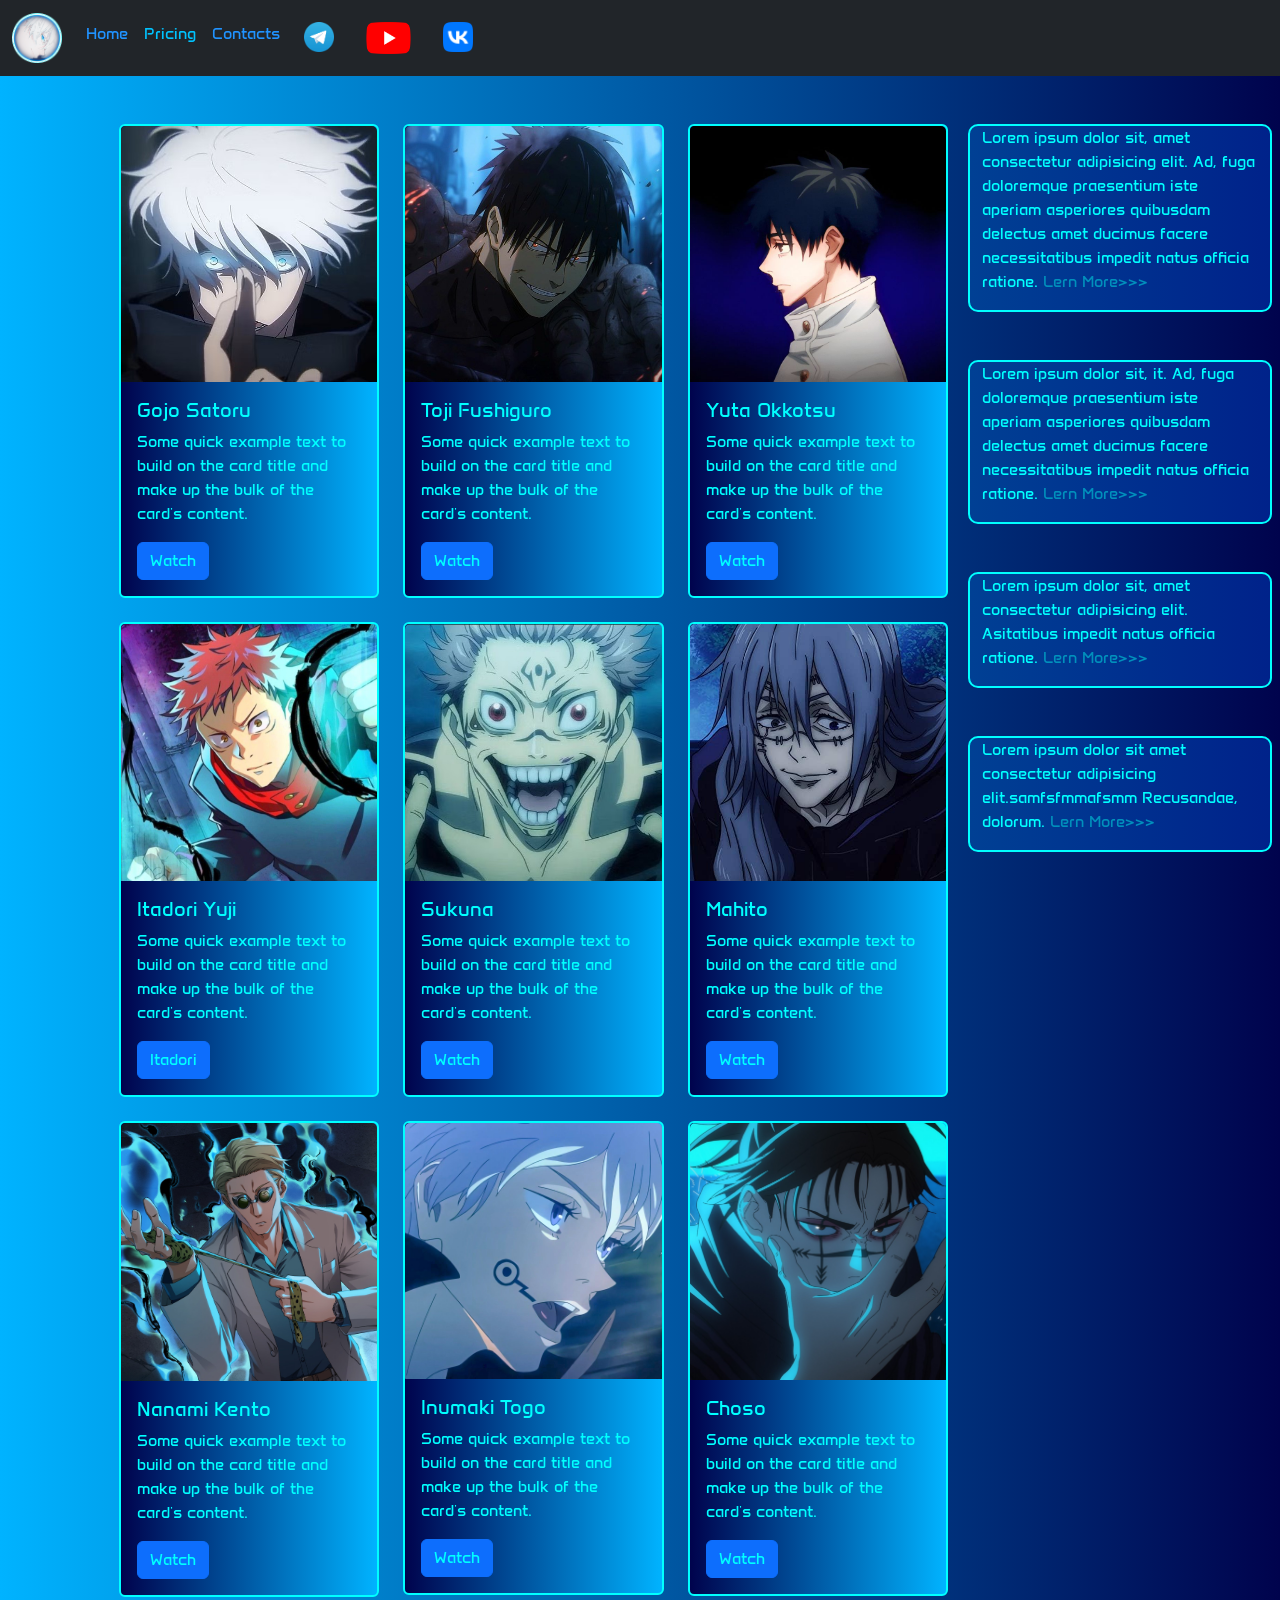
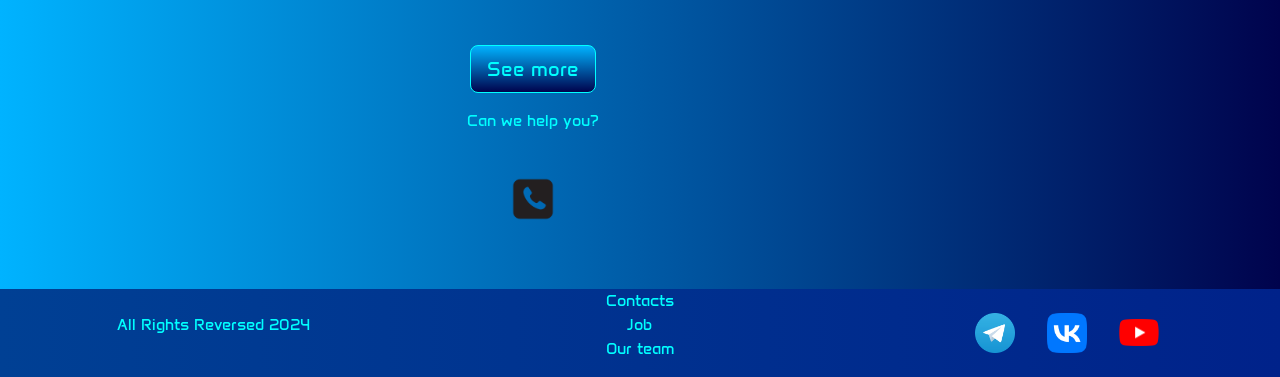
<file: pricing.html>
<!DOCTYPE html>
<html lang="en">

<head>
  <meta charset="UTF-8">
  <meta name="viewport" content="width=device-width, initial-scale=1.0">
  <link href="https://cdn.jsdelivr.net/npm/bootstrap@5.2.3/dist/css/bootstrap.min.css" rel="stylesheet"
    integrity="sha384-rbsA2VBKQhggwzxH7pPCaAqO46MgnOM80zW1RWuH61DGLwZJEdK2Kadq2F9CUG65" crossorigin="anonymous">
  <link rel="stylesheet" href="source/styles/mycss.css">
  <title>Pricing</title>
  <link rel="apple-touch-icon" sizes="180x180" href="source/files/icons/apple-touch-icon.png">
<link rel="icon" type="image/png" sizes="32x32" href="source/files/icons/favicon-32x32.png">
<link rel="icon" type="image/png" sizes="16x16" href="source/files/icons/favicon-16x16.png">
<link rel="manifest" href="source/files/icons/site.webmanifest">
</head>

<body>
  <!-- Шапка сайта -->
  <header>
    <nav class="navbar navbar-expand-lg bg-dark">
      <div class="container-fluid">
        <a class="navbar-brand" href="/"><img src="source/files/0bc99d75d23239c4378b01536b1a99d5.png"
            alt="Domain Expansions"></a>
        <button class="navbar-toggler" type="button" data-bs-toggle="collapse" data-bs-target="#navbarNav"
          aria-controls="navbarNav" aria-expanded="false" aria-label="Toggle navigation">
          <span class="navbar-toggler-icon"></span>
        </button>
        <div class="collapse navbar-collapse" id="navbarNav">
          <ul class="navbar-nav">
            <li class="nav-item">
              <a class="nav-link" aria-current="page" href="/">Home</a>
            </li>
            <li class="nav-item">
              <a class="nav-link active" href="pricing.html">Pricing</a>
            </li>
            <li class="nav-item">
              <a class="nav-link" href="#">Contacts</a>
            </li>
            <li class="nav-item">
              <a class="nav-link" href="#"><img src="source/files/Telegram_logo.svg.png" style="width: 30px; margin-inline: 0.5em;" alt="">
              </a>
            </li>
            <li class="nav-item">
              <a class="nav-link" href="#"><img src="source/files/Youtube_logo.png" style="width: 45px; margin-inline: 0.5em;" alt="">
              </a>
            </li>
            <li class="nav-item">
              <a class="nav-link" href="#"><img src="source/files/VK_Compact_Logo_(2021-present).svg.png" style="width: 30px; margin-inline: 0.5em;" alt="">
              </a>
            </li>
          </ul>
        </div>
      </div>
    </nav>
  </header>
  <!-- Контент сайта -->
  <section>
    <div class="container-fluid mt-4">
      <div class="row">
        <div class="col-lg-1">

        </div>
        <div class="col-lg-8 col-md-12">
          <div class="row">
            <div class="col-lg-4 col-md-6 mt-4">
              <div class="card">
                <a href="#"><img src="source/images/42727-17004382019606-1920.jpg" class="card-img-top" alt="..."></a>
                <div class="card-body">
                  <h5 class="card-title"><a href="#">Gojo Satoru</a></h5>
                  <p class="card-text"><a href="#">
                    Some quick example text to build on the card title and make up the bulk of the
                      card's
                      content.
                  </a></p>
                  <a href="#" class="btn btn-primary">Watch</a>
                </div>
              </div>
            </div>

            <div class="col-lg-4 col-md-6 mt-4">
              <div class="card">
                <a href="#"><img src="source/images/artworks-g8yfqGFiy9i1bj4L-IYHEKw-t500x500.jpg" class="card-img-top" alt="..."></a>
                <div class="card-body">
                  <h5 class="card-title"><a href="#">Toji Fushiguro</a></h5>
                  <p class="card-text"><a href="#">
                    Some quick example text to build on the card title and make up the bulk of the
                      card's
                      content.
                  </a></p>
                  <a href="#" class="btn btn-primary">Watch</a>
                </div>
              </div>
            </div>
            <div class="col-lg-4 col-md-6 mt-4">
              <div class="card">
                <a href="#"><img src="source/images/f36f6d28f09ed18ed87857f0fee5d2ed.jpg" class="card-img-top" alt="..."></a>
                <div class="card-body">
                  <h5 class="card-title"><a href="#">Yuta Okkotsu</a></h5>
                  <p class="card-text"><a href="#">
                    Some quick example text to build on the card title and make up the bulk of the
                      card's
                      content.
                  </a></p>
                  <a href="#" class="btn btn-primary">Watch</a>
                </div>
              </div>
            </div>
            <div class="col-lg-4 col-md-6 mt-4">
              <div class="card">
                <a href="#"><img src="source/images/itadori.jpg" class="card-img-top" alt="..."></a>
                <div class="card-body">
                  <h5 class="card-title"><a href="#">Itadori Yuji</a></h5>
                  <p class="card-text"><a href="#">
                    Some quick example text to build on the card title and make up the bulk of the
                      card's
                      content.
                  </a></p>
                  <a href="#" class="btn btn-primary">Itadori</a>
                </div>
              </div>
            </div>
            <div class="col-lg-4 col-md-6 mt-4">
              <div class="card">
                <a href="#"><img src="source/images/fe110-16788340085871-1920.jpg" class="card-img-top" alt="..."></a>
                <div class="card-body">
                  <h5 class="card-title"><a href="#">Sukuna</a></h5>
                  <p class="card-text"><a href="#">
                    Some quick example text to build on the card title and make up the bulk of the
                      card's
                      content.
                  </a></p>
                  <a href="#" class="btn btn-primary">Watch</a>
                </div>
              </div>
            </div>

            <div class="col-lg-4 col-md-6 mt-4">
              <div class="card">
                <a href="#"><img src="source/images/mahito.jpg" class="card-img-top" alt="..."></a>
                <div class="card-body">
                  <h5 class="card-title"><a href="#">Mahito</a></h5>
                  <p class="card-text"><a href="#">
                    Some quick example text to build on the card title and make up the bulk of the
                      card's
                      content.
                  </a></p>
                  <a href="#" class="btn btn-primary">Watch</a>
                </div>
              </div>
            </div>
            <div class="col-lg-4 col-md-6 mt-4">
              <div class="card">
                <a href="#"><img src="source/images/nanami.jpeg" class="card-img-top" alt="..."></a>
                <div class="card-body">
                  <h5 class="card-title"><a href="#">Nanami Kento</a></h5>
                  <p class="card-text"><a href="#">
                    Some quick example text to build on the card title and make up the bulk of the
                      card's
                      content.
                  </a></p>
                  <a href="#" class="btn btn-primary">Watch</a>
                </div>
              </div>
            </div>
            <div class="col-lg-4 col-md-6 mt-4">
              <div class="card">
                <a href="#"><img src="source/images/inumaki.jpg" class="card-img-top" alt="..."></a>
                <div class="card-body">
                  <h5 class="card-title"><a href="#">Inumaki Togo</a></h5>
                  <p class="card-text"><a href="#">
                    Some quick example text to build on the card title and make up the bulk of the
                      card's
                      content.
                  </a></p>
                  <a href="#" class="btn btn-primary">Watch</a>
                </div>
              </div>
            </div>
            <div class="col-lg-4 col-md-6 mt-4">
              <div class="card">
                <a href="#"><img src="source/images/IMG_0267.jpeg" class="card-img-top" alt="..."></a>
                <div class="card-body">
                  <h5 class="card-title"><a href="#">Choso</a></h5>
                  <p class="card-text"><a href="#">
                    Some quick example text to build on the card title and make up the bulk of the
                      card's
                      content.
                  </a></p>
                  <a href="#" class="btn btn-primary">Watch</a>
                </div>
              </div>
            </div>
            <div class="col-lg-12 col-md-12 text-center mt-5">
              <p><button style="color: aqua;border-color: aqua;" type="button" class="btn btn-outline-primary btn-lg">See more</button>
              </p>
            </div>
            <div class="col-lg-12 col-md-12 text-center">
              <p>Can we help you?</p>
            </div>
            <div class="col-lg-12 col-md-12 text-center">
              <p>
                <img class="call-anim" src="source/files/phone.png" style="width: 100px;" alt="">
              </p>

            </div>
          </div>
        </div>

        <div class="col-lg-3 col-md-12">
          <div class="row px-2">
            <div class="col-lg-12 sidebar my-4">
              <p>Lorem ipsum dolor sit, amet consectetur adipisicing elit. Ad, fuga doloremque praesentium iste aperiam
                asperiores quibusdam delectus amet ducimus facere necessitatibus impedit natus officia ratione. <a href="#">Lern More>>></a></p>
            </div>
            <div class="col-lg-12 sidebar my-4">
              <p>Lorem ipsum dolor sit, it. Ad, fuga doloremque praesentium iste aperiam
                asperiores quibusdam delectus amet ducimus facere necessitatibus impedit natus officia ratione. <a href="#">Lern More>>></a></p>
            </div>
            <div class="col-lg-12 sidebar my-4">
              <p>Lorem ipsum dolor sit, amet consectetur adipisicing elit. Asitatibus impedit natus officia ratione. <a href="#">Lern More>>></a></p>
            </div>
            <div class="col-lg-12 sidebar my-4">
              <p>Lorem ipsum dolor sit amet consectetur adipisicing elit.samfsfmmafsmm Recusandae, dolorum. <a href="#">Lern More>>></a></p>
            </div>
          </div>
        </div>

      </div>


    </div>
  </section>
  <!-- Подвал сайта -->
  <footer>
    <div class="container-fluid">
      <div class="row">
        <div class="col-lg-4 col-md-12 footer-text text-center">
          <p>All Rights Reversed 2024</p>
        </div>
        <div class="col-lg-4 col-md-12 footer-text text-center">
          <p>Contacts <br>Job <br> Our team</p>
        </div>
        <div class="col-lg-4 col-md-12 media-links">
          <a href="#"><img src="source/files/Telegram_logo.svg.png" style="width: 40px; margin-inline: 1em;" alt=""></a>
          <a href="#"><img src="source/files/VK_Compact_Logo_(2021-present).svg.png" style="width: 40px; margin-inline: 1em;" alt=""></a>
          <a href="#"><img src="source/files/Youtube_logo.png" style="width: 40px; margin-inline: 1em;" alt=""></a>
        </div>
      </div>
    </div>
  </footer>

  <script src="https://cdn.jsdelivr.net/npm/bootstrap@5.2.3/dist/js/bootstrap.bundle.min.js"
    integrity="sha384-kenU1KFdBIe4zVF0s0G1M5b4hcpxyD9F7jL+jjXkk+Q2h455rYXK/7HAuoJl+0I4"
    crossorigin="anonymous"></script>
</body>

</html>
</file>
<file: source/styles/mycss.css>
@import url('https://fonts.googleapis.com/css2?family=Anta&display=swap');

body {
    background: linear-gradient(90deg, #00b3ff 0%, #00034d 100%);
    font-family: "Anta", sans-serif;
}
p {
    color: aqua;
}

.nav-link {
    color: rgb(32, 147, 255);
}
/* .w-100 {
border: 2px white solid;
border-radius: 10px;
} */
.navbar-nav .nav-link.active {
    color: rgb(0, 195, 255);
}

.navbar-brand img {
    width: 50px;
}

.navbar-toggler {
background-color:rgb(0, 195, 255); ;
}
.sidebar {
    border-radius: 10px;
    color: aqua;
    border: solid aqua 2px;
    background: linear-gradient(90deg, #004094 0%, #00228a 100%);
}
.sidebar a {
    text-decoration: none;
    color: rgb(0, 144, 188);
}
.card {
    background: linear-gradient(270deg, #00b3ff 0%, #00034d 100%);
    border: aqua 2px solid;
}
.card a{
text-decoration: none;
    color: aqua;
}

.slidetext, .footer-text {
    color: aqua;
    margin: auto auto;
}

#imggg{
    border: solid 2px aqua transparent=100%;
    border-radius: 10px;
}
footer{
    background: linear-gradient(90deg, #004094 0%, #00228a 100%);
    margin-top: 1.5em;
}
.btn-outline-primary{
    background: linear-gradient(180deg, #00b3ff 0%, #00034d 100%);

}
.media-links {
    display: flex;
    justify-content: center;
    align-items: center;
}

.call-anim{
    animation: myAnim 2s ease 0s infinite normal forwards;
}

@keyframes myAnim {
	0%,
	100% {
		transform: translateX(0%);
		transform-origin: 50% 50%;
	}

	15% {
		transform: translateX(-30px) rotate(-6deg);
	}

	30% {
		transform: translateX(15px) rotate(6deg);
	}

	45% {
		transform: translateX(-15px) rotate(-3.6deg);
	}

	60% {
		transform: translateX(9px) rotate(2.4deg);
	}

	75% {
		transform: translateX(-6px) rotate(-1.2deg);
	}
}

@media (max-width:755px)    {
    .carousel-indicators{
        display: none;
    }
}
</file>
